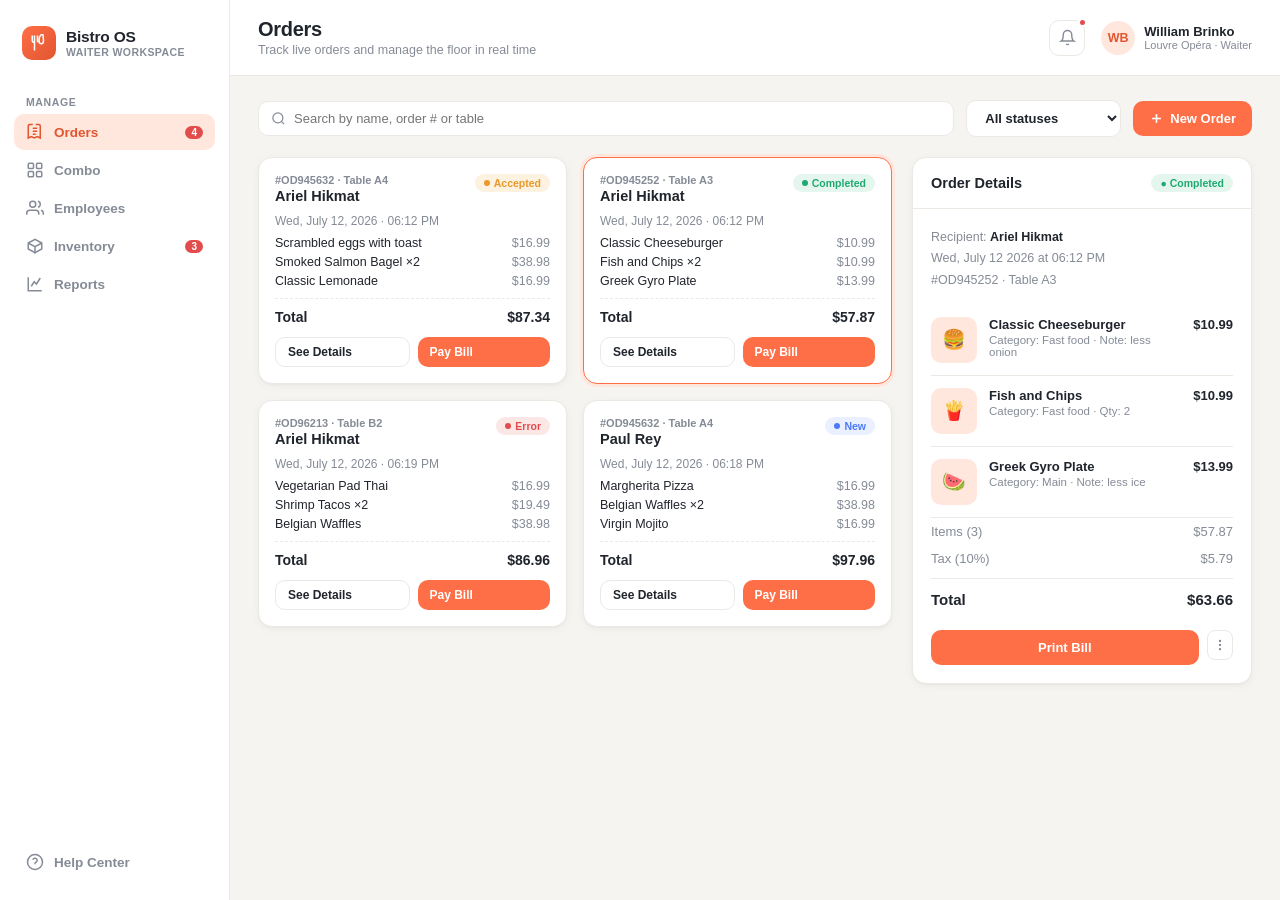
<file: res.html>
<!doctype html>
<html lang="en">
  <head>
    <meta charset="UTF-8" />
    <title>Bistro OS — Restaurant Management Design Template</title>
    <meta name="viewport" content="width=device-width, initial-scale=1.0" />
    <style>
      :root {
        --bg: #f6f4f1;
        --surface: #ffffff;
        --sidebar: #ffffff;
        --primary: #ff6f47;
        --primary-dark: #e1552f;
        --primary-light: #ffe7de;
        --text: #20242c;
        --text-muted: #858b96;
        --border: #ece9e4;
        --success: #1fa971;
        --success-bg: #e5f6ee;
        --warning: #e8992a;
        --warning-bg: #fdf1df;
        --danger: #e24c4c;
        --danger-bg: #fce7e7;
        --info: #4c7bf7;
        --info-bg: #eaf0ff;
        --radius-s: 8px;
        --radius-m: 14px;
        --radius-l: 22px;
        --shadow:
          0 2px 10px rgba(30, 20, 10, 0.04), 0 1px 2px rgba(30, 20, 10, 0.03);
        --font:
          -apple-system, BlinkMacSystemFont, "Segoe UI", Inter, Roboto,
          Helvetica, Arial, sans-serif;
      }
      * {
        box-sizing: border-box;
        margin: 0;
        padding: 0;
      }
      body {
        font-family: var(--font);
        background: var(--bg);
        color: var(--text);
        font-size: 14px;
        -webkit-font-smoothing: antialiased;
      }
      .app {
        display: flex;
        min-height: 100vh;
      }

      /* ===================== SIDEBAR ===================== */
      .sidebar {
        width: 230px;
        background: var(--sidebar);
        border-right: 1px solid var(--border);
        display: flex;
        flex-direction: column;
        padding: 20px 14px;
        position: sticky;
        top: 0;
        height: 100vh;
      }
      .brand {
        display: flex;
        align-items: center;
        gap: 10px;
        padding: 6px 8px 22px 8px;
      }
      .brand-mark {
        width: 34px;
        height: 34px;
        border-radius: 10px;
        background: linear-gradient(
          135deg,
          var(--primary),
          var(--primary-dark)
        );
        display: flex;
        align-items: center;
        justify-content: center;
        color: #fff;
        flex-shrink: 0;
      }
      .brand-name {
        font-weight: 800;
        font-size: 15.5px;
        letter-spacing: -0.2px;
      }
      .brand-sub {
        font-size: 10.5px;
        color: var(--text-muted);
        font-weight: 600;
        letter-spacing: 0.4px;
        text-transform: uppercase;
      }

      .nav-section-label {
        font-size: 10.5px;
        font-weight: 700;
        color: var(--text-muted);
        text-transform: uppercase;
        letter-spacing: 0.6px;
        padding: 14px 12px 6px;
      }
      .nav {
        display: flex;
        flex-direction: column;
        gap: 2px;
      }
      .nav-item {
        display: flex;
        align-items: center;
        gap: 10px;
        padding: 9px 12px;
        border-radius: 10px;
        color: var(--text-muted);
        font-weight: 600;
        font-size: 13.5px;
        cursor: pointer;
        transition: 0.15s;
        user-select: none;
      }
      .nav-item svg {
        width: 18px;
        height: 18px;
        flex-shrink: 0;
      }
      .nav-item:hover {
        background: #f7f3f0;
        color: var(--text);
      }
      .nav-item.active {
        background: var(--primary-light);
        color: var(--primary-dark);
      }
      .nav-badge {
        margin-left: auto;
        background: var(--danger);
        color: #fff;
        font-size: 10px;
        font-weight: 700;
        padding: 1px 6px;
        border-radius: 20px;
      }
      .sidebar-bottom {
        margin-top: auto;
        display: flex;
        flex-direction: column;
        gap: 2px;
      }

      /* ===================== MAIN / TOPBAR ===================== */
      .main {
        flex: 1;
        min-width: 0;
        display: flex;
        flex-direction: column;
      }
      .topbar {
        display: flex;
        align-items: center;
        justify-content: space-between;
        padding: 18px 28px;
        border-bottom: 1px solid var(--border);
        background: var(--surface);
        position: sticky;
        top: 0;
        z-index: 5;
      }
      .page-title {
        font-size: 20px;
        font-weight: 800;
        letter-spacing: -0.3px;
      }
      .page-subtitle {
        font-size: 12.5px;
        color: var(--text-muted);
        font-weight: 500;
        margin-top: 2px;
      }
      .topbar-right {
        display: flex;
        align-items: center;
        gap: 16px;
      }
      .icon-btn {
        width: 36px;
        height: 36px;
        border-radius: 10px;
        border: 1px solid var(--border);
        background: #fff;
        display: flex;
        align-items: center;
        justify-content: center;
        cursor: pointer;
        position: relative;
        color: var(--text-muted);
      }
      .icon-btn svg {
        width: 17px;
        height: 17px;
      }
      .dot-badge {
        position: absolute;
        top: -3px;
        right: -3px;
        width: 9px;
        height: 9px;
        border-radius: 50%;
        background: var(--danger);
        border: 2px solid #fff;
      }
      .profile {
        display: flex;
        align-items: center;
        gap: 9px;
        cursor: pointer;
      }
      .avatar {
        width: 34px;
        height: 34px;
        border-radius: 50%;
        background: var(--primary-light);
        color: var(--primary-dark);
        font-weight: 700;
        font-size: 12.5px;
        display: flex;
        align-items: center;
        justify-content: center;
      }
      .profile-name {
        font-weight: 700;
        font-size: 13px;
      }
      .profile-role {
        font-size: 11px;
        color: var(--text-muted);
      }

      .page-content {
        padding: 24px 28px;
        flex: 1;
      }
      .page {
        display: none;
      }
      .page.active {
        display: block;
      }

      /* ===================== SHARED COMPONENTS ===================== */
      .toolbar {
        display: flex;
        align-items: center;
        gap: 12px;
        margin-bottom: 20px;
        flex-wrap: wrap;
      }
      .search-box {
        flex: 1;
        min-width: 220px;
        display: flex;
        align-items: center;
        gap: 8px;
        background: #fff;
        border: 1px solid var(--border);
        border-radius: 10px;
        padding: 9px 12px;
        color: var(--text-muted);
      }
      .search-box svg {
        width: 15px;
        height: 15px;
        flex-shrink: 0;
      }
      .search-box input {
        border: none;
        outline: none;
        font-size: 13px;
        width: 100%;
        font-family: var(--font);
        color: var(--text);
      }
      .select {
        border: 1px solid var(--border);
        background: #fff;
        border-radius: 10px;
        padding: 9px 14px;
        font-size: 13px;
        font-weight: 600;
        color: var(--text);
        cursor: pointer;
      }
      .btn {
        border: none;
        border-radius: 10px;
        padding: 10px 16px;
        font-weight: 700;
        font-size: 13px;
        cursor: pointer;
        display: inline-flex;
        align-items: center;
        gap: 6px;
        font-family: var(--font);
        transition: 0.15s;
      }
      .btn svg {
        width: 15px;
        height: 15px;
      }
      .btn-primary {
        background: var(--primary);
        color: #fff;
      }
      .btn-primary:hover {
        background: var(--primary-dark);
      }
      .btn-ghost {
        background: #fff;
        border: 1px solid var(--border);
        color: var(--text);
      }
      .btn-ghost:hover {
        background: #faf8f6;
      }
      .btn-sm {
        padding: 7px 12px;
        font-size: 12px;
      }
      .btn-block {
        width: 100%;
        justify-content: center;
      }

      .badge {
        font-size: 10.5px;
        font-weight: 700;
        padding: 3px 9px;
        border-radius: 20px;
        display: inline-flex;
        align-items: center;
        gap: 4px;
        white-space: nowrap;
      }
      .badge-dot {
        width: 6px;
        height: 6px;
        border-radius: 50%;
      }
      .badge-new {
        background: var(--info-bg);
        color: var(--info);
      }
      .badge-accepted {
        background: var(--warning-bg);
        color: var(--warning);
      }
      .badge-preparing {
        background: #f1e9fe;
        color: #8b5cf6;
      }
      .badge-completed {
        background: var(--success-bg);
        color: var(--success);
      }
      .badge-error {
        background: var(--danger-bg);
        color: var(--danger);
      }
      .badge-lowstock {
        background: var(--warning-bg);
        color: var(--warning);
      }
      .badge-outstock {
        background: var(--danger-bg);
        color: var(--danger);
      }
      .badge-instock {
        background: var(--success-bg);
        color: var(--success);
      }
      .badge-onduty {
        background: var(--success-bg);
        color: var(--success);
      }
      .badge-offduty {
        background: #f1f1f1;
        color: var(--text-muted);
      }
      .badge-break {
        background: var(--warning-bg);
        color: var(--warning);
      }

      .grid {
        display: grid;
        gap: 16px;
      }
      .grid-3 {
        grid-template-columns: repeat(auto-fit, minmax(230px, 1fr));
      }
      .grid-4 {
        grid-template-columns: repeat(auto-fit, minmax(200px, 1fr));
      }

      .kpi-card {
        background: var(--surface);
        border: 1px solid var(--border);
        border-radius: var(--radius-m);
        padding: 18px;
        box-shadow: var(--shadow);
      }
      .kpi-label {
        font-size: 12px;
        color: var(--text-muted);
        font-weight: 600;
        display: flex;
        justify-content: space-between;
        align-items: center;
      }
      .kpi-value {
        font-size: 25px;
        font-weight: 800;
        margin-top: 8px;
        letter-spacing: -0.5px;
      }
      .kpi-change {
        font-size: 11.5px;
        font-weight: 700;
        margin-top: 6px;
        display: flex;
        align-items: center;
        gap: 4px;
      }
      .kpi-up {
        color: var(--success);
      }
      .kpi-down {
        color: var(--danger);
      }

      .layout-split {
        display: grid;
        grid-template-columns: 1fr 340px;
        gap: 20px;
        align-items: start;
      }
      @media (max-width: 980px) {
        .layout-split {
          grid-template-columns: 1fr;
        }
      }

      .panel {
        background: var(--surface);
        border: 1px solid var(--border);
        border-radius: var(--radius-m);
        box-shadow: var(--shadow);
        overflow: hidden;
      }
      .panel-header {
        padding: 16px 18px;
        border-bottom: 1px solid var(--border);
        display: flex;
        align-items: center;
        justify-content: space-between;
      }
      .panel-title {
        font-weight: 800;
        font-size: 14.5px;
      }
      .panel-body {
        padding: 18px;
      }

      table {
        width: 100%;
        border-collapse: collapse;
        font-size: 13px;
      }
      th {
        text-align: left;
        font-size: 11px;
        text-transform: uppercase;
        letter-spacing: 0.4px;
        color: var(--text-muted);
        font-weight: 700;
        padding: 12px 14px;
        border-bottom: 1px solid var(--border);
      }
      td {
        padding: 13px 14px;
        border-bottom: 1px solid var(--border);
        vertical-align: middle;
      }
      tr:last-child td {
        border-bottom: none;
      }
      tr:hover td {
        background: #fcfbfa;
      }

      .row-flex {
        display: flex;
        align-items: center;
        gap: 10px;
      }
      .avatar-sm {
        width: 30px;
        height: 30px;
        border-radius: 50%;
        background: var(--primary-light);
        color: var(--primary-dark);
        font-weight: 700;
        font-size: 11px;
        display: flex;
        align-items: center;
        justify-content: center;
      }
      .name-strong {
        font-weight: 700;
        font-size: 13px;
      }
      .name-sub {
        font-size: 11.5px;
        color: var(--text-muted);
      }

      .notif-banner {
        display: flex;
        align-items: center;
        gap: 12px;
        background: var(--warning-bg);
        border: 1px solid #f3d9ac;
        color: #8a5a0e;
        border-radius: var(--radius-m);
        padding: 13px 16px;
        margin-bottom: 18px;
        font-size: 13px;
        font-weight: 600;
      }
      .notif-banner svg {
        width: 18px;
        height: 18px;
        flex-shrink: 0;
        color: var(--warning);
      }
      .notif-banner .btn {
        margin-left: auto;
      }

      .empty-state {
        text-align: center;
        padding: 40px 20px;
        color: var(--text-muted);
      }

      /* order cards */
      .order-card {
        background: var(--surface);
        border: 1px solid var(--border);
        border-radius: var(--radius-m);
        padding: 16px;
        box-shadow: var(--shadow);
        cursor: pointer;
        transition: 0.15s;
      }
      .order-card:hover {
        border-color: #e7b7a4;
      }
      .order-card.selected {
        border-color: var(--primary);
        box-shadow: 0 0 0 3px var(--primary-light);
      }
      .order-card-top {
        display: flex;
        justify-content: space-between;
        align-items: flex-start;
      }
      .order-id {
        font-size: 11px;
        color: var(--text-muted);
        font-weight: 600;
      }
      .order-customer {
        font-weight: 800;
        font-size: 14.5px;
        margin-top: 2px;
      }
      .order-time {
        font-size: 12px;
        color: var(--text-muted);
        margin: 10px 0 8px;
      }
      .order-items {
        font-size: 12.5px;
        color: var(--text-muted);
        display: flex;
        flex-direction: column;
        gap: 5px;
        padding-bottom: 10px;
        border-bottom: 1px dashed var(--border);
        margin-bottom: 10px;
      }
      .order-items div {
        display: flex;
        justify-content: space-between;
      }
      .order-items span:first-child {
        color: var(--text);
        font-weight: 500;
      }
      .order-total-row {
        display: flex;
        justify-content: space-between;
        font-weight: 800;
        font-size: 14px;
        margin-bottom: 12px;
      }
      .order-actions {
        display: flex;
        gap: 8px;
      }
      .order-actions .btn {
        flex: 1;
      }

      /* details panel */
      .detail-item {
        display: flex;
        gap: 12px;
        padding: 12px 0;
        border-bottom: 1px solid var(--border);
      }
      .detail-item:last-child {
        border-bottom: none;
      }
      .detail-thumb {
        width: 46px;
        height: 46px;
        border-radius: 10px;
        background: var(--primary-light);
        flex-shrink: 0;
        display: flex;
        align-items: center;
        justify-content: center;
        font-size: 19px;
      }
      .detail-item-info {
        flex: 1;
      }
      .detail-item-name {
        font-weight: 700;
        font-size: 13px;
      }
      .detail-item-note {
        font-size: 11.5px;
        color: var(--text-muted);
        margin-top: 2px;
      }
      .detail-item-price {
        font-weight: 700;
        font-size: 13px;
        white-space: nowrap;
      }
      .summary-row {
        display: flex;
        justify-content: space-between;
        font-size: 13px;
        padding: 6px 0;
        color: var(--text-muted);
      }
      .summary-row.total {
        color: var(--text);
        font-weight: 800;
        font-size: 15px;
        border-top: 1px solid var(--border);
        margin-top: 6px;
        padding-top: 12px;
      }

      /* combo cards */
      .combo-card {
        background: var(--surface);
        border: 1px solid var(--border);
        border-radius: var(--radius-m);
        overflow: hidden;
        box-shadow: var(--shadow);
      }
      .combo-image {
        height: 110px;
        background: linear-gradient(135deg, #ffe4d6, #ffcdb8);
        display: flex;
        align-items: center;
        justify-content: center;
        font-size: 38px;
      }
      .combo-body {
        padding: 15px;
      }
      .combo-title-row {
        display: flex;
        justify-content: space-between;
        align-items: flex-start;
        gap: 8px;
      }
      .combo-name {
        font-weight: 800;
        font-size: 14.5px;
      }
      .combo-items-list {
        font-size: 12px;
        color: var(--text-muted);
        margin: 8px 0 12px;
        line-height: 1.6;
      }
      .combo-price-row {
        display: flex;
        align-items: baseline;
        gap: 8px;
      }
      .price-now {
        font-weight: 800;
        font-size: 17px;
      }
      .price-was {
        font-size: 12.5px;
        color: var(--text-muted);
        text-decoration: line-through;
      }
      .save-badge {
        background: var(--success-bg);
        color: var(--success);
        font-size: 10.5px;
        font-weight: 700;
        padding: 2px 7px;
        border-radius: 20px;
        margin-left: auto;
      }
      .combo-footer {
        display: flex;
        align-items: center;
        justify-content: space-between;
        margin-top: 14px;
        padding-top: 12px;
        border-top: 1px solid var(--border);
      }

      .toggle {
        width: 38px;
        height: 22px;
        border-radius: 20px;
        background: var(--border);
        position: relative;
        cursor: pointer;
        flex-shrink: 0;
      }
      .toggle.on {
        background: var(--success);
      }
      .toggle-knob {
        width: 16px;
        height: 16px;
        background: #fff;
        border-radius: 50%;
        position: absolute;
        top: 3px;
        left: 3px;
        transition: 0.15s;
        box-shadow: 0 1px 2px rgba(0, 0, 0, 0.2);
      }
      .toggle.on .toggle-knob {
        left: 19px;
      }

      .icon-action {
        width: 30px;
        height: 30px;
        border-radius: 8px;
        border: 1px solid var(--border);
        background: #fff;
        display: flex;
        align-items: center;
        justify-content: center;
        cursor: pointer;
        color: var(--text-muted);
      }
      .icon-action svg {
        width: 14px;
        height: 14px;
      }
      .icon-action-row {
        display: flex;
        gap: 6px;
      }

      /* schedule mini calendar (employees) */
      .week-row {
        display: flex;
        gap: 5px;
        margin-top: 8px;
      }
      .day-pill {
        flex: 1;
        text-align: center;
        font-size: 10.5px;
        font-weight: 700;
        padding: 6px 0;
        border-radius: 8px;
        background: #f3f1ee;
        color: var(--text-muted);
      }
      .day-pill.active {
        background: var(--primary);
        color: #fff;
      }

      /* reports charts */
      .chart-tabs {
        display: flex;
        gap: 6px;
        background: #f3f1ee;
        padding: 3px;
        border-radius: 9px;
      }
      .chart-tab {
        padding: 6px 12px;
        font-size: 12px;
        font-weight: 700;
        border-radius: 7px;
        cursor: pointer;
        color: var(--text-muted);
      }
      .chart-tab.active {
        background: #fff;
        color: var(--text);
        box-shadow: 0 1px 3px rgba(0, 0, 0, 0.08);
      }

      .legend {
        display: flex;
        gap: 16px;
        font-size: 12px;
        color: var(--text-muted);
        font-weight: 600;
      }
      .legend span {
        display: flex;
        align-items: center;
        gap: 6px;
      }
      .legend i {
        width: 9px;
        height: 9px;
        border-radius: 3px;
        display: inline-block;
      }

      .form-row {
        margin-bottom: 14px;
      }
      .form-label {
        font-size: 12px;
        font-weight: 700;
        color: var(--text-muted);
        margin-bottom: 6px;
        display: block;
      }
      .form-input,
      .form-select {
        width: 100%;
        padding: 9px 12px;
        border: 1px solid var(--border);
        border-radius: 9px;
        font-size: 13px;
        font-family: var(--font);
        color: var(--text);
      }
      .two-col {
        display: grid;
        grid-template-columns: 1fr 1fr;
        gap: 12px;
      }

      .report-row {
        display: flex;
        align-items: center;
        gap: 12px;
        padding: 12px 0;
        border-bottom: 1px solid var(--border);
      }
      .report-row:last-child {
        border-bottom: none;
      }
      .file-ico {
        width: 34px;
        height: 34px;
        border-radius: 9px;
        background: var(--info-bg);
        color: var(--info);
        display: flex;
        align-items: center;
        justify-content: center;
      }
      .file-ico svg {
        width: 16px;
        height: 16px;
      }

      .scroll-x {
        overflow-x: auto;
      }

      ::-webkit-scrollbar {
        width: 8px;
        height: 8px;
      }
      ::-webkit-scrollbar-thumb {
        background: #e4e0da;
        border-radius: 10px;
      }
    </style>
  </head>
  <body>
    <div class="app">
      <!-- ===================== SIDEBAR ===================== -->
      <!--First side bar-->
      <aside class="sidebar">
        <div class="brand">
          <div class="brand-mark">
            <svg
              width="18"
              height="18"
              viewBox="0 0 24 24"
              fill="none"
              stroke="currentColor"
              stroke-width="2"
            >
              <path
                d="M3 2v7c0 1.1.9 2 2 2h1v11M6 2v9M10 2v9M14 2c-2 2-2 5-2 7s1 4 3 4 3-2 3-4-1-9-1-9-1 0-3 2z"
              />
            </svg>
          </div>
          <div>
            <div class="brand-name">Bistro OS</div>
            <div class="brand-sub">Waiter Workspace</div>
          </div>
        </div>

        <div class="nav-section-label">Manage</div>
        <div class="nav">
          <div class="nav-item active" data-page="orders">
            <svg
              viewBox="0 0 24 24"
              fill="none"
              stroke="currentColor"
              stroke-width="2"
            >
              <path
                d="M9 2H5a2 2 0 00-2 2v16l4-2 4 2 4-2 4 2V4a2 2 0 00-2-2h-4"
              />
              <path d="M9 7h6M9 11h6M9 15h4" />
            </svg>
            Orders
            <span class="nav-badge">4</span>
          </div>
          <div class="nav-item" data-page="combos">
            <svg
              viewBox="0 0 24 24"
              fill="none"
              stroke="currentColor"
              stroke-width="2"
            >
              <rect x="3" y="3" width="7" height="7" rx="1.5" />
              <rect x="14" y="3" width="7" height="7" rx="1.5" />
              <rect x="3" y="14" width="7" height="7" rx="1.5" />
              <rect x="14" y="14" width="7" height="7" rx="1.5" />
            </svg>
            Combo
          </div>
          <div class="nav-item" data-page="employees">
            <svg
              viewBox="0 0 24 24"
              fill="none"
              stroke="currentColor"
              stroke-width="2"
            >
              <path d="M17 21v-2a4 4 0 00-4-4H5a4 4 0 00-4 4v2" />
              <circle cx="9" cy="7" r="4" />
              <path d="M23 21v-2a4 4 0 00-3-3.87" />
              <path d="M16 3.13a4 4 0 010 7.75" />
            </svg>
            Employees
          </div>
          <div class="nav-item" data-page="inventory">
            <svg
              viewBox="0 0 24 24"
              fill="none"
              stroke="currentColor"
              stroke-width="2"
            >
              <path d="M21 8l-9-5-9 5v8l9 5 9-5V8z" />
              <path d="M3.3 8.3L12 13l8.7-4.7M12 22V13" />
            </svg>
            Inventory
            <span class="nav-badge">3</span>
          </div>
          <div class="nav-item" data-page="reports">
            <svg
              viewBox="0 0 24 24"
              fill="none"
              stroke="currentColor"
              stroke-width="2"
            >
              <path d="M3 3v18h18" />
              <path d="M7 15l4-6 3 3 5-8" />
            </svg>
            Reports
          </div>
        </div>

        <div class="sidebar-bottom">
          <div class="nav-item">
            <svg
              viewBox="0 0 24 24"
              fill="none"
              stroke="currentColor"
              stroke-width="2"
            >
              <circle cx="12" cy="12" r="10" />
              <path d="M9.09 9a3 3 0 015.83 1c0 2-3 2-3 5" />
              <line x1="12" y1="17" x2="12.01" y2="17" />
            </svg>
            Help Center
          </div>
        </div>
      </aside>

      <!-- ===================== MAIN ===================== -->
      <div class="main">
        <div class="topbar">
          <div>
            <div class="page-title" id="pageTitle">Orders</div>
            <div class="page-subtitle" id="pageSubtitle">
              Track live orders and manage the floor in real time
            </div>
          </div>
          <div class="topbar-right">
            <div class="icon-btn">
              <svg
                viewBox="0 0 24 24"
                fill="none"
                stroke="currentColor"
                stroke-width="2"
              >
                <path d="M18 8a6 6 0 00-12 0c0 7-3 9-3 9h18s-3-2-3-9" />
                <path d="M13.73 21a2 2 0 01-3.46 0" />
              </svg>
              <span class="dot-badge"></span>
            </div>
            <div class="profile">
              <div class="avatar">WB</div>
              <div>
                <div class="profile-name">William Brinko</div>
                <div class="profile-role">
                  Louvre Op&eacute;ra &middot; Waiter
                </div>
              </div>
            </div>
          </div>
        </div>

        <div class="page-content">
          <!-- ============================================================ -->
          <!-- PAGE: ORDERS -->
          <!-- ============================================================ -->
          <div class="page active" id="page-orders">
            <div class="toolbar">
              <div class="search-box">
                <svg
                  viewBox="0 0 24 24"
                  fill="none"
                  stroke="currentColor"
                  stroke-width="2"
                >
                  <circle cx="11" cy="11" r="8" />
                  <line x1="21" y1="21" x2="16.65" y2="16.65" />
                </svg>
                <input placeholder="Search by name, order # or table" />
              </div>
              <select class="select">
                <option>All statuses</option>
                <option>New</option>
                <option>Accepted</option>
                <option>Preparing</option>
                <option>Completed</option>
                <option>Error / Cancelled</option>
              </select>
              <button class="btn btn-primary">
                <svg
                  viewBox="0 0 24 24"
                  fill="none"
                  stroke="currentColor"
                  stroke-width="2.5"
                >
                  <line x1="12" y1="5" x2="12" y2="19" />
                  <line x1="5" y1="12" x2="19" y2="12" />
                </svg>
                New Order
              </button>
            </div>

            <div class="layout-split">
              <div class="grid grid-3">
                <div class="order-card" data-order="1">
                  <div class="order-card-top">
                    <div>
                      <div class="order-id">#OD945632 &middot; Table A4</div>
                      <div class="order-customer">Ariel Hikmat</div>
                    </div>
                    <span class="badge badge-accepted"
                      ><span
                        class="badge-dot"
                        style="background: var(--warning)"
                      ></span
                      >Accepted</span
                    >
                  </div>
                  <div class="order-time">
                    Wed, July 12, 2026 &middot; 06:12 PM
                  </div>
                  <div class="order-items">
                    <div>
                      <span>Scrambled eggs with toast</span><span>$16.99</span>
                    </div>
                    <div>
                      <span>Smoked Salmon Bagel &times;2</span
                      ><span>$38.98</span>
                    </div>
                    <div><span>Classic Lemonade</span><span>$16.99</span></div>
                  </div>
                  <div class="order-total-row">
                    <span>Total</span><span>$87.34</span>
                  </div>
                  <div class="order-actions">
                    <button class="btn btn-ghost btn-sm">See Details</button>
                    <button class="btn btn-primary btn-sm">Pay Bill</button>
                  </div>
                </div>

                <div class="order-card selected" data-order="2">
                  <div class="order-card-top">
                    <div>
                      <div class="order-id">#OD945252 &middot; Table A3</div>
                      <div class="order-customer">Ariel Hikmat</div>
                    </div>
                    <span class="badge badge-completed"
                      ><span
                        class="badge-dot"
                        style="background: var(--success)"
                      ></span
                      >Completed</span
                    >
                  </div>
                  <div class="order-time">
                    Wed, July 12, 2026 &middot; 06:12 PM
                  </div>
                  <div class="order-items">
                    <div>
                      <span>Classic Cheeseburger</span><span>$10.99</span>
                    </div>
                    <div>
                      <span>Fish and Chips &times;2</span><span>$10.99</span>
                    </div>
                    <div><span>Greek Gyro Plate</span><span>$13.99</span></div>
                  </div>
                  <div class="order-total-row">
                    <span>Total</span><span>$57.87</span>
                  </div>
                  <div class="order-actions">
                    <button class="btn btn-ghost btn-sm">See Details</button>
                    <button class="btn btn-primary btn-sm">Pay Bill</button>
                  </div>
                </div>

                <div class="order-card" data-order="3">
                  <div class="order-card-top">
                    <div>
                      <div class="order-id">#OD96213 &middot; Table B2</div>
                      <div class="order-customer">Ariel Hikmat</div>
                    </div>
                    <span class="badge badge-error"
                      ><span
                        class="badge-dot"
                        style="background: var(--danger)"
                      ></span
                      >Error</span
                    >
                  </div>
                  <div class="order-time">
                    Wed, July 12, 2026 &middot; 06:19 PM
                  </div>
                  <div class="order-items">
                    <div>
                      <span>Vegetarian Pad Thai</span><span>$16.99</span>
                    </div>
                    <div>
                      <span>Shrimp Tacos &times;2</span><span>$19.49</span>
                    </div>
                    <div><span>Belgian Waffles</span><span>$38.98</span></div>
                  </div>
                  <div class="order-total-row">
                    <span>Total</span><span>$86.96</span>
                  </div>
                  <div class="order-actions">
                    <button class="btn btn-ghost btn-sm">See Details</button>
                    <button class="btn btn-primary btn-sm">Pay Bill</button>
                  </div>
                </div>

                <div class="order-card" data-order="4">
                  <div class="order-card-top">
                    <div>
                      <div class="order-id">#OD945632 &middot; Table A4</div>
                      <div class="order-customer">Paul Rey</div>
                    </div>
                    <span class="badge badge-new"
                      ><span
                        class="badge-dot"
                        style="background: var(--info)"
                      ></span
                      >New</span
                    >
                  </div>
                  <div class="order-time">
                    Wed, July 12, 2026 &middot; 06:18 PM
                  </div>
                  <div class="order-items">
                    <div><span>Margherita Pizza</span><span>$16.99</span></div>
                    <div>
                      <span>Belgian Waffles &times;2</span><span>$38.98</span>
                    </div>
                    <div><span>Virgin Mojito</span><span>$16.99</span></div>
                  </div>
                  <div class="order-total-row">
                    <span>Total</span><span>$97.96</span>
                  </div>
                  <div class="order-actions">
                    <button class="btn btn-ghost btn-sm">See Details</button>
                    <button class="btn btn-primary btn-sm">Pay Bill</button>
                  </div>
                </div>
              </div>

              <!-- ORDER DETAILS SIDE PANEL -->
              <div class="panel">
                <div class="panel-header">
                  <div class="panel-title">Order Details</div>
                  <span class="badge badge-completed">&#9679; Completed</span>
                </div>
                <div class="panel-body">
                  <div
                    style="
                      font-size: 12.5px;
                      color: var(--text-muted);
                      line-height: 1.7;
                      margin-bottom: 14px;
                    "
                  >
                    Recipient:
                    <strong style="color: var(--text)">Ariel Hikmat</strong
                    ><br />
                    Wed, July 12 2026 at 06:12 PM<br />
                    #OD945252 &middot; Table A3
                  </div>
                  <div class="detail-item">
                    <div class="detail-thumb">&#127828;</div>
                    <div class="detail-item-info">
                      <div class="detail-item-name">Classic Cheeseburger</div>
                      <div class="detail-item-note">
                        Category: Fast food &middot; Note: less onion
                      </div>
                    </div>
                    <div class="detail-item-price">$10.99</div>
                  </div>
                  <div class="detail-item">
                    <div class="detail-thumb">&#127839;</div>
                    <div class="detail-item-info">
                      <div class="detail-item-name">Fish and Chips</div>
                      <div class="detail-item-note">
                        Category: Fast food &middot; Qty: 2
                      </div>
                    </div>
                    <div class="detail-item-price">$10.99</div>
                  </div>
                  <div class="detail-item">
                    <div class="detail-thumb">&#127817;</div>
                    <div class="detail-item-info">
                      <div class="detail-item-name">Greek Gyro Plate</div>
                      <div class="detail-item-note">
                        Category: Main &middot; Note: less ice
                      </div>
                    </div>
                    <div class="detail-item-price">$13.99</div>
                  </div>

                  <div class="summary-row">
                    <span>Items (3)</span><span>$57.87</span>
                  </div>
                  <div class="summary-row">
                    <span>Tax (10%)</span><span>$5.79</span>
                  </div>
                  <div class="summary-row total">
                    <span>Total</span><span>$63.66</span>
                  </div>

                  <div style="display: flex; gap: 8px; margin-top: 16px">
                    <button class="btn btn-primary btn-block">
                      Print Bill
                    </button>
                    <button class="icon-action">
                      <svg
                        viewBox="0 0 24 24"
                        fill="none"
                        stroke="currentColor"
                        stroke-width="2"
                      >
                        <circle cx="12" cy="5" r="1" />
                        <circle cx="12" cy="12" r="1" />
                        <circle cx="12" cy="19" r="1" />
                      </svg>
                    </button>
                  </div>
                </div>
              </div>
            </div>
          </div>

          <!-- ============================================================ -->
          <!-- PAGE: COMBOS -->
          <!-- ============================================================ -->
          <div class="page" id="page-combos">
            <div class="toolbar">
              <div class="search-box">
                <svg
                  viewBox="0 0 24 24"
                  fill="none"
                  stroke="currentColor"
                  stroke-width="2"
                >
                  <circle cx="11" cy="11" r="8" />
                  <line x1="21" y1="21" x2="16.65" y2="16.65" />
                </svg>
                <input placeholder="Search combos" />
              </div>
              <select class="select">
                <option>All categories</option>
                <option>Breakfast</option>
                <option>Lunch</option>
                <option>Family</option>
                <option>Beverage</option>
              </select>
              <button class="btn btn-primary">
                <svg
                  viewBox="0 0 24 24"
                  fill="none"
                  stroke="currentColor"
                  stroke-width="2.5"
                >
                  <line x1="12" y1="5" x2="12" y2="19" />
                  <line x1="5" y1="12" x2="19" y2="12" />
                </svg>
                New Combo
              </button>
            </div>

            <div class="layout-split">
              <div class="grid grid-3">
                <div class="combo-card">
                  <div class="combo-image">&#127828;</div>
                  <div class="combo-body">
                    <div class="combo-title-row">
                      <div><div class="combo-name">Burger Bash Duo</div></div>
                      <div class="toggle on">
                        <div class="toggle-knob"></div>
                      </div>
                    </div>
                    <div class="combo-items-list">
                      Classic Cheeseburger, Fries, Soft Drink
                    </div>
                    <div class="combo-price-row">
                      <span class="price-now">$14.99</span>
                      <span class="price-was">$19.97</span>
                      <span class="save-badge">Save 25%</span>
                    </div>
                    <div class="combo-footer">
                      <span class="badge badge-instock"
                        >Active &middot; Lunch</span
                      >
                      <div class="icon-action-row">
                        <div class="icon-action">
                          <svg
                            viewBox="0 0 24 24"
                            fill="none"
                            stroke="currentColor"
                            stroke-width="2"
                          >
                            <path d="M12 20h9" />
                            <path
                              d="M16.5 3.5a2.1 2.1 0 013 3L7 19l-4 1 1-4L16.5 3.5z"
                            />
                          </svg>
                        </div>
                        <div class="icon-action">
                          <svg
                            viewBox="0 0 24 24"
                            fill="none"
                            stroke="currentColor"
                            stroke-width="2"
                          >
                            <polyline points="3 6 5 6 21 6" />
                            <path
                              d="M19 6l-1 14a2 2 0 01-2 2H8a2 2 0 01-2-2L5 6"
                            />
                          </svg>
                        </div>
                      </div>
                    </div>
                  </div>
                </div>

                <div class="combo-card">
                  <div
                    class="combo-image"
                    style="
                      background: linear-gradient(135deg, #fce9c9, #f7d08a);
                    "
                  >
                    &#127859;
                  </div>
                  <div class="combo-body">
                    <div class="combo-title-row">
                      <div>
                        <div class="combo-name">Weekend Breakfast Set</div>
                      </div>
                      <div class="toggle on">
                        <div class="toggle-knob"></div>
                      </div>
                    </div>
                    <div class="combo-items-list">
                      Scrambled Eggs, Toast, Fresh Orange Juice
                    </div>
                    <div class="combo-price-row">
                      <span class="price-now">$12.49</span>
                      <span class="price-was">$15.98</span>
                      <span class="save-badge">Save 22%</span>
                    </div>
                    <div class="combo-footer">
                      <span class="badge badge-instock"
                        >Active &middot; Breakfast</span
                      >
                      <div class="icon-action-row">
                        <div class="icon-action">
                          <svg
                            viewBox="0 0 24 24"
                            fill="none"
                            stroke="currentColor"
                            stroke-width="2"
                          >
                            <path d="M12 20h9" />
                            <path
                              d="M16.5 3.5a2.1 2.1 0 013 3L7 19l-4 1 1-4L16.5 3.5z"
                            />
                          </svg>
                        </div>
                        <div class="icon-action">
                          <svg
                            viewBox="0 0 24 24"
                            fill="none"
                            stroke="currentColor"
                            stroke-width="2"
                          >
                            <polyline points="3 6 5 6 21 6" />
                            <path
                              d="M19 6l-1 14a2 2 0 01-2 2H8a2 2 0 01-2-2L5 6"
                            />
                          </svg>
                        </div>
                      </div>
                    </div>
                  </div>
                </div>

                <div class="combo-card">
                  <div
                    class="combo-image"
                    style="
                      background: linear-gradient(135deg, #e2e9ff, #c6d4ff);
                    "
                  >
                    &#127831;
                  </div>
                  <div class="combo-body">
                    <div class="combo-title-row">
                      <div>
                        <div class="combo-name">Family Pizza Night</div>
                      </div>
                      <div class="toggle"><div class="toggle-knob"></div></div>
                    </div>
                    <div class="combo-items-list">
                      2 Large Pizzas, Garlic Bread, 4 Drinks
                    </div>
                    <div class="combo-price-row">
                      <span class="price-now">$38.00</span>
                      <span class="price-was">$49.50</span>
                      <span class="save-badge">Save 23%</span>
                    </div>
                    <div class="combo-footer">
                      <span
                        class="badge"
                        style="background: #f1f1f1; color: var(--text-muted)"
                        >Paused &middot; Family</span
                      >
                      <div class="icon-action-row">
                        <div class="icon-action">
                          <svg
                            viewBox="0 0 24 24"
                            fill="none"
                            stroke="currentColor"
                            stroke-width="2"
                          >
                            <path d="M12 20h9" />
                            <path
                              d="M16.5 3.5a2.1 2.1 0 013 3L7 19l-4 1 1-4L16.5 3.5z"
                            />
                          </svg>
                        </div>
                        <div class="icon-action">
                          <svg
                            viewBox="0 0 24 24"
                            fill="none"
                            stroke="currentColor"
                            stroke-width="2"
                          >
                            <polyline points="3 6 5 6 21 6" />
                            <path
                              d="M19 6l-1 14a2 2 0 01-2 2H8a2 2 0 01-2-2L5 6"
                            />
                          </svg>
                        </div>
                      </div>
                    </div>
                  </div>
                </div>
              </div>

              <!-- COMBO BUILDER PANEL -->
              <div class="panel">
                <div class="panel-header">
                  <div class="panel-title">Combo Builder</div>
                </div>
                <div class="panel-body">
                  <div class="form-row">
                    <label class="form-label">Combo name</label>
                    <input
                      class="form-input"
                      placeholder="e.g. Burger Bash Duo"
                    />
                  </div>
                  <div class="form-row">
                    <label class="form-label">Included items</label>
                    <div
                      style="display: flex; flex-direction: column; gap: 8px"
                    >
                      <div
                        class="row-flex"
                        style="
                          justify-content: space-between;
                          border: 1px solid var(--border);
                          border-radius: 9px;
                          padding: 8px 10px;
                        "
                      >
                        <span style="font-weight: 600"
                          >Classic Cheeseburger</span
                        ><span style="color: var(--text-muted)">$10.99</span>
                      </div>
                      <div
                        class="row-flex"
                        style="
                          justify-content: space-between;
                          border: 1px solid var(--border);
                          border-radius: 9px;
                          padding: 8px 10px;
                        "
                      >
                        <span style="font-weight: 600">Fries</span
                        ><span style="color: var(--text-muted)">$4.99</span>
                      </div>
                      <button class="btn btn-ghost btn-sm">+ Add item</button>
                    </div>
                  </div>
                  <div class="two-col form-row">
                    <div>
                      <label class="form-label">Combo price</label
                      ><input class="form-input" placeholder="$14.99" />
                    </div>
                    <div>
                      <label class="form-label">Discount</label
                      ><input class="form-input" placeholder="25%" />
                    </div>
                  </div>
                  <div class="form-row">
                    <label class="form-label">Available on</label>
                    <div class="week-row">
                      <div class="day-pill active">M</div>
                      <div class="day-pill active">T</div>
                      <div class="day-pill active">W</div>
                      <div class="day-pill active">T</div>
                      <div class="day-pill active">F</div>
                      <div class="day-pill">S</div>
                      <div class="day-pill">S</div>
                    </div>
                  </div>
                  <button class="btn btn-primary btn-block">Save Combo</button>
                </div>
              </div>
            </div>
          </div>

          <!-- ============================================================ -->
          <!-- PAGE: EMPLOYEES -->
          <!-- ============================================================ -->
          <div class="page" id="page-employees">
            <div class="grid grid-4" style="margin-bottom: 20px">
              <div class="kpi-card">
                <div class="kpi-label">Total Employees</div>
                <div class="kpi-value">28</div>
                <div class="kpi-change kpi-up">+2 this month</div>
              </div>
              <div class="kpi-card">
                <div class="kpi-label">On Duty Now</div>
                <div class="kpi-value">14</div>
                <div
                  class="kpi-change"
                  style="color: var(--text-muted); font-weight: 600"
                >
                  out of 28 staff
                </div>
              </div>
              <div class="kpi-card">
                <div class="kpi-label">On Leave Today</div>
                <div class="kpi-value">2</div>
                <div
                  class="kpi-change"
                  style="color: var(--text-muted); font-weight: 600"
                >
                  Approved leave
                </div>
              </div>
              <div class="kpi-card">
                <div class="kpi-label">Avg. Rating</div>
                <div class="kpi-value">4.7</div>
                <div class="kpi-change kpi-up">+0.2 vs last month</div>
              </div>
            </div>

            <div class="toolbar">
              <div class="search-box">
                <svg
                  viewBox="0 0 24 24"
                  fill="none"
                  stroke="currentColor"
                  stroke-width="2"
                >
                  <circle cx="11" cy="11" r="8" />
                  <line x1="21" y1="21" x2="16.65" y2="16.65" />
                </svg>
                <input placeholder="Search employees" />
              </div>
              <select class="select">
                <option>All roles</option>
                <option>Waiter</option>
                <option>Chef</option>
                <option>Cashier</option>
                <option>Manager</option>
              </select>
              <button class="btn btn-primary">
                <svg
                  viewBox="0 0 24 24"
                  fill="none"
                  stroke="currentColor"
                  stroke-width="2.5"
                >
                  <line x1="12" y1="5" x2="12" y2="19" />
                  <line x1="5" y1="12" x2="19" y2="12" />
                </svg>
                Add Employee
              </button>
            </div>

            <div class="layout-split">
              <div class="panel">
                <div class="scroll-x">
                  <table>
                    <thead>
                      <tr>
                        <th>Employee</th>
                        <th>Role</th>
                        <th>Shift</th>
                        <th>Status</th>
                        <th>Contact</th>
                        <th></th>
                      </tr>
                    </thead>
                    <tbody>
                      <tr>
                        <td>
                          <div class="row-flex">
                            <div class="avatar-sm">AH</div>
                            <div>
                              <div class="name-strong">Ariel Hikmat</div>
                              <div class="name-sub">Joined Mar 2024</div>
                            </div>
                          </div>
                        </td>
                        <td>Waiter</td>
                        <td>Morning (8am&ndash;4pm)</td>
                        <td>
                          <span class="badge badge-onduty"
                            >&#9679; On Duty</span
                          >
                        </td>
                        <td>ariel.h@bistro.com</td>
                        <td>
                          <div class="icon-action">
                            <svg
                              viewBox="0 0 24 24"
                              fill="none"
                              stroke="currentColor"
                              stroke-width="2"
                            >
                              <circle cx="12" cy="5" r="1" />
                              <circle cx="12" cy="12" r="1" />
                              <circle cx="12" cy="19" r="1" />
                            </svg>
                          </div>
                        </td>
                      </tr>
                      <tr>
                        <td>
                          <div class="row-flex">
                            <div class="avatar-sm">PR</div>
                            <div>
                              <div class="name-strong">Paul Rey</div>
                              <div class="name-sub">Joined Jan 2023</div>
                            </div>
                          </div>
                        </td>
                        <td>Chef</td>
                        <td>Evening (4pm&ndash;12am)</td>
                        <td>
                          <span class="badge badge-break"
                            >&#9679; On Break</span
                          >
                        </td>
                        <td>paul.rey@bistro.com</td>
                        <td>
                          <div class="icon-action">
                            <svg
                              viewBox="0 0 24 24"
                              fill="none"
                              stroke="currentColor"
                              stroke-width="2"
                            >
                              <circle cx="12" cy="5" r="1" />
                              <circle cx="12" cy="12" r="1" />
                              <circle cx="12" cy="19" r="1" />
                            </svg>
                          </div>
                        </td>
                      </tr>
                      <tr>
                        <td>
                          <div class="row-flex">
                            <div class="avatar-sm">MF</div>
                            <div>
                              <div class="name-strong">William Brinko</div>
                              <div class="name-sub">Joined Sep 2022</div>
                            </div>
                          </div>
                        </td>
                        <td>Manager</td>
                        <td>Morning (8am&ndash;4pm)</td>
                        <td>
                          <span class="badge badge-onduty"
                            >&#9679; On Duty</span
                          >
                        </td>
                        <td>william.b@bistro.com</td>
                        <td>
                          <div class="icon-action">
                            <svg
                              viewBox="0 0 24 24"
                              fill="none"
                              stroke="currentColor"
                              stroke-width="2"
                            >
                              <circle cx="12" cy="5" r="1" />
                              <circle cx="12" cy="12" r="1" />
                              <circle cx="12" cy="19" r="1" />
                            </svg>
                          </div>
                        </td>
                      </tr>
                      <tr>
                        <td>
                          <div class="row-flex">
                            <div class="avatar-sm">SK</div>
                            <div>
                              <div class="name-strong">Sara Khan</div>
                              <div class="name-sub">Joined Jun 2024</div>
                            </div>
                          </div>
                        </td>
                        <td>Cashier</td>
                        <td>Night (12am&ndash;8am)</td>
                        <td>
                          <span class="badge badge-offduty"
                            >&#9679; Off Duty</span
                          >
                        </td>
                        <td>sara.k@bistro.com</td>
                        <td>
                          <div class="icon-action">
                            <svg
                              viewBox="0 0 24 24"
                              fill="none"
                              stroke="currentColor"
                              stroke-width="2"
                            >
                              <circle cx="12" cy="5" r="1" />
                              <circle cx="12" cy="12" r="1" />
                              <circle cx="12" cy="19" r="1" />
                            </svg>
                          </div>
                        </td>
                      </tr>
                    </tbody>
                  </table>
                </div>
              </div>

              <!-- EMPLOYEE PROFILE PANEL -->
              <div class="panel">
                <div class="panel-header">
                  <div class="panel-title">Employee Profile</div>
                  <span class="badge badge-onduty">&#9679; On Duty</span>
                </div>
                <div class="panel-body">
                  <div
                    style="
                      display: flex;
                      align-items: center;
                      gap: 12px;
                      margin-bottom: 16px;
                    "
                  >
                    <div
                      class="avatar"
                      style="width: 52px; height: 52px; font-size: 16px"
                    >
                      AH
                    </div>
                    <div>
                      <div style="font-weight: 800; font-size: 15px">
                        Ariel Hikmat
                      </div>
                      <div style="font-size: 12px; color: var(--text-muted)">
                        Waiter &middot; Louvre Op&eacute;ra
                      </div>
                    </div>
                  </div>
                  <div class="summary-row">
                    <span>Phone</span
                    ><span style="color: var(--text); font-weight: 600"
                      >+1 (415) 555-0132</span
                    >
                  </div>
                  <div class="summary-row">
                    <span>Email</span
                    ><span style="color: var(--text); font-weight: 600"
                      >ariel.h@bistro.com</span
                    >
                  </div>
                  <div class="summary-row">
                    <span>Hourly rate</span
                    ><span style="color: var(--text); font-weight: 600"
                      >$18.50/hr</span
                    >
                  </div>
                  <div class="summary-row">
                    <span>Orders served (mo.)</span
                    ><span style="color: var(--text); font-weight: 600"
                      >312</span
                    >
                  </div>

                  <div style="margin-top: 14px">
                    <label class="form-label">This week's schedule</label>
                    <div class="week-row">
                      <div class="day-pill active">M</div>
                      <div class="day-pill active">T</div>
                      <div class="day-pill active">W</div>
                      <div class="day-pill">T</div>
                      <div class="day-pill active">F</div>
                      <div class="day-pill active">S</div>
                      <div class="day-pill">S</div>
                    </div>
                  </div>

                  <button
                    class="btn btn-ghost btn-block"
                    style="margin-top: 16px"
                  >
                    View Full Attendance Log
                  </button>
                </div>
              </div>
            </div>
          </div>

          <!-- ============================================================ -->
          <!-- PAGE: INVENTORY -->
          <!-- ============================================================ -->
          <div class="page" id="page-inventory">
            <div class="notif-banner">
              <svg
                viewBox="0 0 24 24"
                fill="none"
                stroke="currentColor"
                stroke-width="2"
              >
                <path
                  d="M10.29 3.86L1.82 18a2 2 0 001.71 3h16.94a2 2 0 001.71-3L13.71 3.86a2 2 0 00-3.42 0z"
                />
                <line x1="12" y1="9" x2="12" y2="13" />
                <line x1="12" y1="17" x2="12.01" y2="17" />
              </svg>
              3 items are running low on stock and need reordering
              <button class="btn btn-ghost btn-sm">View Items</button>
            </div>

            <div class="grid grid-4" style="margin-bottom: 20px">
              <div class="kpi-card">
                <div class="kpi-label">Total Items</div>
                <div class="kpi-value">186</div>
              </div>
              <div class="kpi-card">
                <div class="kpi-label">Low Stock</div>
                <div class="kpi-value" style="color: var(--warning)">3</div>
              </div>
              <div class="kpi-card">
                <div class="kpi-label">Out of Stock</div>
                <div class="kpi-value" style="color: var(--danger)">1</div>
              </div>
              <div class="kpi-card">
                <div class="kpi-label">Inventory Value</div>
                <div class="kpi-value">$12,480</div>
              </div>
            </div>

            <div class="toolbar">
              <div class="search-box">
                <svg
                  viewBox="0 0 24 24"
                  fill="none"
                  stroke="currentColor"
                  stroke-width="2"
                >
                  <circle cx="11" cy="11" r="8" />
                  <line x1="21" y1="21" x2="16.65" y2="16.65" />
                </svg>
                <input placeholder="Search inventory items" />
              </div>
              <select class="select">
                <option>All categories</option>
                <option>Produce</option>
                <option>Meat &amp; Seafood</option>
                <option>Dairy</option>
                <option>Beverages</option>
                <option>Dry Goods</option>
              </select>
              <button class="btn btn-primary">
                <svg
                  viewBox="0 0 24 24"
                  fill="none"
                  stroke="currentColor"
                  stroke-width="2.5"
                >
                  <line x1="12" y1="5" x2="12" y2="19" />
                  <line x1="5" y1="12" x2="19" y2="12" />
                </svg>
                Add Item
              </button>
            </div>

            <div class="layout-split">
              <div class="panel">
                <div class="scroll-x">
                  <table>
                    <thead>
                      <tr>
                        <th>Item</th>
                        <th>Category</th>
                        <th>Stock</th>
                        <th>Reorder Level</th>
                        <th>Supplier</th>
                        <th>Status</th>
                        <th></th>
                      </tr>
                    </thead>
                    <tbody>
                      <tr>
                        <td>
                          <div class="name-strong">Chicken Breast</div>
                          <div class="name-sub">Unit: kg</div>
                        </td>
                        <td>Meat &amp; Seafood</td>
                        <td>4.2 kg</td>
                        <td>10 kg</td>
                        <td>Fresh Farms Co.</td>
                        <td>
                          <span class="badge badge-lowstock">Low Stock</span>
                        </td>
                        <td>
                          <button class="btn btn-ghost btn-sm">Restock</button>
                        </td>
                      </tr>
                      <tr>
                        <td>
                          <div class="name-strong">Mozzarella Cheese</div>
                          <div class="name-sub">Unit: kg</div>
                        </td>
                        <td>Dairy</td>
                        <td>0 kg</td>
                        <td>5 kg</td>
                        <td>Dairy Best Ltd.</td>
                        <td>
                          <span class="badge badge-outstock">Out of Stock</span>
                        </td>
                        <td>
                          <button class="btn btn-ghost btn-sm">Restock</button>
                        </td>
                      </tr>
                      <tr>
                        <td>
                          <div class="name-strong">Iceberg Lettuce</div>
                          <div class="name-sub">Unit: pcs</div>
                        </td>
                        <td>Produce</td>
                        <td>12 pcs</td>
                        <td>20 pcs</td>
                        <td>Green Valley Produce</td>
                        <td>
                          <span class="badge badge-lowstock">Low Stock</span>
                        </td>
                        <td>
                          <button class="btn btn-ghost btn-sm">Restock</button>
                        </td>
                      </tr>
                      <tr>
                        <td>
                          <div class="name-strong">Coca-Cola Bottles</div>
                          <div class="name-sub">Unit: bottles</div>
                        </td>
                        <td>Beverages</td>
                        <td>240 bottles</td>
                        <td>60 bottles</td>
                        <td>City Beverage Distributors</td>
                        <td>
                          <span class="badge badge-instock">In Stock</span>
                        </td>
                        <td>
                          <button class="btn btn-ghost btn-sm">Restock</button>
                        </td>
                      </tr>
                      <tr>
                        <td>
                          <div class="name-strong">All-Purpose Flour</div>
                          <div class="name-sub">Unit: kg</div>
                        </td>
                        <td>Dry Goods</td>
                        <td>38 kg</td>
                        <td>15 kg</td>
                        <td>Millers &amp; Co.</td>
                        <td>
                          <span class="badge badge-instock">In Stock</span>
                        </td>
                        <td>
                          <button class="btn btn-ghost btn-sm">Restock</button>
                        </td>
                      </tr>
                      <tr>
                        <td>
                          <div class="name-strong">Basmati Rice</div>
                          <div class="name-sub">Unit: kg</div>
                        </td>
                        <td>Dry Goods</td>
                        <td>7 kg</td>
                        <td>15 kg</td>
                        <td>Millers &amp; Co.</td>
                        <td>
                          <span class="badge badge-lowstock">Low Stock</span>
                        </td>
                        <td>
                          <button class="btn btn-ghost btn-sm">Restock</button>
                        </td>
                      </tr>
                    </tbody>
                  </table>
                </div>
              </div>

              <!-- ITEM DETAIL PANEL -->
              <div class="panel">
                <div class="panel-header">
                  <div class="panel-title">Item Detail</div>
                  <span class="badge badge-lowstock">Low Stock</span>
                </div>
                <div class="panel-body">
                  <div style="font-weight: 800; font-size: 15px">
                    Chicken Breast
                  </div>
                  <div
                    style="
                      font-size: 12px;
                      color: var(--text-muted);
                      margin-bottom: 14px;
                    "
                  >
                    Category: Meat &amp; Seafood &middot; SKU: MS-0231
                  </div>
                  <div class="summary-row">
                    <span>Current stock</span
                    ><span style="color: var(--text); font-weight: 700"
                      >4.2 kg</span
                    >
                  </div>
                  <div class="summary-row">
                    <span>Reorder level</span
                    ><span style="color: var(--text); font-weight: 600"
                      >10 kg</span
                    >
                  </div>
                  <div class="summary-row">
                    <span>Unit cost</span
                    ><span style="color: var(--text); font-weight: 600"
                      >$6.20 / kg</span
                    >
                  </div>
                  <div class="summary-row">
                    <span>Supplier</span
                    ><span style="color: var(--text); font-weight: 600"
                      >Fresh Farms Co.</span
                    >
                  </div>
                  <div class="summary-row">
                    <span>Last restocked</span
                    ><span style="color: var(--text); font-weight: 600"
                      >July 15, 2026</span
                    >
                  </div>

                  <div class="form-row" style="margin-top: 14px">
                    <label class="form-label">Quick restock quantity</label>
                    <input class="form-input" placeholder="e.g. 15 kg" />
                  </div>
                  <button class="btn btn-primary btn-block">
                    Confirm Restock
                  </button>
                </div>
              </div>
            </div>
          </div>

          <!-- ============================================================ -->
          <!-- PAGE: REPORTS -->
          <!-- ============================================================ -->
          <div class="page" id="page-reports">
            <div class="grid grid-4" style="margin-bottom: 20px">
              <div class="kpi-card">
                <div class="kpi-label">Total Sales <span>&#128176;</span></div>
                <div class="kpi-value">$48,920</div>
                <div class="kpi-change kpi-up">
                  &#9650; 12.4% vs last period
                </div>
              </div>
              <div class="kpi-card">
                <div class="kpi-label">Total Orders <span>&#129380;</span></div>
                <div class="kpi-value">1,284</div>
                <div class="kpi-change kpi-up">&#9650; 8.1% vs last period</div>
              </div>
              <div class="kpi-card">
                <div class="kpi-label">Avg. Order Value</div>
                <div class="kpi-value">$38.10</div>
                <div class="kpi-change kpi-down">
                  &#9660; 2.3% vs last period
                </div>
              </div>
              <div class="kpi-card">
                <div class="kpi-label">Top Selling Item</div>
                <div class="kpi-value" style="font-size: 18px">
                  Classic Cheeseburger
                </div>
                <div
                  class="kpi-change"
                  style="color: var(--text-muted); font-weight: 600"
                >
                  412 sold this period
                </div>
              </div>
            </div>

            <div class="layout-split">
              <div style="display: flex; flex-direction: column; gap: 20px">
                <!-- SALES TREND -->
                <div class="panel">
                  <div class="panel-header">
                    <div class="panel-title">Sales Trend</div>
                    <div class="chart-tabs">
                      <div class="chart-tab">Week</div>
                      <div class="chart-tab active">Month</div>
                      <div class="chart-tab">Year</div>
                    </div>
                  </div>
                  <div class="panel-body">
                    <svg viewBox="0 0 560 200" width="100%" height="200">
                      <line
                        x1="0"
                        y1="10"
                        x2="560"
                        y2="10"
                        stroke="#F0EDE9"
                        stroke-width="1"
                      />
                      <line
                        x1="0"
                        y1="55"
                        x2="560"
                        y2="55"
                        stroke="#F0EDE9"
                        stroke-width="1"
                      />
                      <line
                        x1="0"
                        y1="100"
                        x2="560"
                        y2="100"
                        stroke="#F0EDE9"
                        stroke-width="1"
                      />
                      <line
                        x1="0"
                        y1="145"
                        x2="560"
                        y2="145"
                        stroke="#F0EDE9"
                        stroke-width="1"
                      />
                      <line
                        x1="0"
                        y1="190"
                        x2="560"
                        y2="190"
                        stroke="#F0EDE9"
                        stroke-width="1"
                      />
                      <path
                        d="M0,150 L70,120 L140,135 L210,90 L280,100 L350,60 L420,75 L490,40 L560,55"
                        fill="none"
                        stroke="#FF6F47"
                        stroke-width="3"
                        stroke-linecap="round"
                        stroke-linejoin="round"
                      />
                      <path
                        d="M0,150 L70,120 L140,135 L210,90 L280,100 L350,60 L420,75 L490,40 L560,55 L560,190 L0,190 Z"
                        fill="#FF6F47"
                        opacity="0.08"
                      />
                      <path
                        d="M0,175 L70,165 L140,170 L210,150 L280,155 L350,130 L420,140 L490,110 L560,120"
                        fill="none"
                        stroke="#4C7BF7"
                        stroke-width="2.5"
                        stroke-dasharray="5 4"
                        stroke-linecap="round"
                      />
                      <circle cx="490" cy="40" r="4" fill="#FF6F47" />
                    </svg>
                    <div
                      style="
                        display: flex;
                        justify-content: space-between;
                        font-size: 11px;
                        color: var(--text-muted);
                        margin-top: 2px;
                      "
                    >
                      <span>Jul 1</span><span>Jul 7</span><span>Jul 14</span
                      ><span>Jul 21</span><span>Jul 28</span>
                    </div>
                    <div class="legend" style="margin-top: 14px">
                      <span><i style="background: #ff6f47"></i>This month</span>
                      <span><i style="background: #4c7bf7"></i>Last month</span>
                    </div>
                  </div>
                </div>

                <!-- TOP ITEMS BAR CHART -->
                <div class="panel">
                  <div class="panel-header">
                    <div class="panel-title">Top Selling Items</div>
                  </div>
                  <div class="panel-body">
                    <svg viewBox="0 0 560 190" width="100%" height="190">
                      <line
                        x1="0"
                        y1="170"
                        x2="560"
                        y2="170"
                        stroke="#ECE9E4"
                        stroke-width="1"
                      />
                      <rect
                        x="20"
                        y="30"
                        width="46"
                        height="140"
                        rx="8"
                        fill="#FF6F47"
                      />
                      <rect
                        x="110"
                        y="55"
                        width="46"
                        height="115"
                        rx="8"
                        fill="#FFA98A"
                      />
                      <rect
                        x="200"
                        y="70"
                        width="46"
                        height="100"
                        rx="8"
                        fill="#FFA98A"
                      />
                      <rect
                        x="290"
                        y="90"
                        width="46"
                        height="80"
                        rx="8"
                        fill="#FFCDB8"
                      />
                      <rect
                        x="380"
                        y="105"
                        width="46"
                        height="65"
                        rx="8"
                        fill="#FFCDB8"
                      />
                      <rect
                        x="470"
                        y="120"
                        width="46"
                        height="50"
                        rx="8"
                        fill="#FFE4D6"
                      />
                    </svg>
                    <div
                      style="
                        display: flex;
                        font-size: 11px;
                        color: var(--text-muted);
                        text-align: center;
                      "
                    >
                      <span style="width: 16.6%">Cheese&shy;burger</span>
                      <span style="width: 16.6%">Fish &amp; Chips</span>
                      <span style="width: 16.6%">Gyro Plate</span>
                      <span style="width: 16.6%">Pad Thai</span>
                      <span style="width: 16.6%">Waffles</span>
                      <span style="width: 16.6%">Mojito</span>
                    </div>
                  </div>
                </div>
              </div>

              <!-- GENERATE REPORT + RECENT REPORTS -->
              <div style="display: flex; flex-direction: column; gap: 20px">
                <div class="panel">
                  <div class="panel-header">
                    <div class="panel-title">Generate Report</div>
                  </div>
                  <div class="panel-body">
                    <div class="form-row">
                      <label class="form-label">Report type</label>
                      <select class="form-select">
                        <option>Sales Summary</option>
                        <option>Inventory Usage</option>
                        <option>Employee Performance</option>
                        <option>Combo Performance</option>
                      </select>
                    </div>
                    <div class="two-col form-row">
                      <div>
                        <label class="form-label">From</label
                        ><input class="form-input" placeholder="Jul 1, 2026" />
                      </div>
                      <div>
                        <label class="form-label">To</label
                        ><input class="form-input" placeholder="Jul 21, 2026" />
                      </div>
                    </div>
                    <div class="form-row">
                      <label class="form-label">Export format</label>
                      <select class="form-select">
                        <option>PDF</option>
                        <option>Excel (.xlsx)</option>
                        <option>CSV</option>
                      </select>
                    </div>
                    <button class="btn btn-primary btn-block">
                      Generate Report
                    </button>
                  </div>
                </div>

                <div class="panel">
                  <div class="panel-header">
                    <div class="panel-title">Recent Reports</div>
                  </div>
                  <div class="panel-body">
                    <div class="report-row">
                      <div class="file-ico">
                        <svg
                          viewBox="0 0 24 24"
                          fill="none"
                          stroke="currentColor"
                          stroke-width="2"
                        >
                          <path
                            d="M14 2H6a2 2 0 00-2 2v16a2 2 0 002 2h12a2 2 0 002-2V8z"
                          />
                          <polyline points="14 2 14 8 20 8" />
                        </svg>
                      </div>
                      <div style="flex: 1">
                        <div class="name-strong">
                          Sales Summary &mdash; June 2026
                        </div>
                        <div class="name-sub">
                          Generated Jul 1, 2026 &middot; PDF
                        </div>
                      </div>
                      <div class="icon-action">
                        <svg
                          viewBox="0 0 24 24"
                          fill="none"
                          stroke="currentColor"
                          stroke-width="2"
                        >
                          <path d="M21 15v4a2 2 0 01-2 2H5a2 2 0 01-2-2v-4" />
                          <polyline points="7 10 12 15 17 10" />
                          <line x1="12" y1="15" x2="12" y2="3" />
                        </svg>
                      </div>
                    </div>
                    <div class="report-row">
                      <div class="file-ico">
                        <svg
                          viewBox="0 0 24 24"
                          fill="none"
                          stroke="currentColor"
                          stroke-width="2"
                        >
                          <path
                            d="M14 2H6a2 2 0 00-2 2v16a2 2 0 002 2h12a2 2 0 002-2V8z"
                          />
                          <polyline points="14 2 14 8 20 8" />
                        </svg>
                      </div>
                      <div style="flex: 1">
                        <div class="name-strong">
                          Inventory Usage &mdash; Q2
                        </div>
                        <div class="name-sub">
                          Generated Jun 30, 2026 &middot; Excel
                        </div>
                      </div>
                      <div class="icon-action">
                        <svg
                          viewBox="0 0 24 24"
                          fill="none"
                          stroke="currentColor"
                          stroke-width="2"
                        >
                          <path d="M21 15v4a2 2 0 01-2 2H5a2 2 0 01-2-2v-4" />
                          <polyline points="7 10 12 15 17 10" />
                          <line x1="12" y1="15" x2="12" y2="3" />
                        </svg>
                      </div>
                    </div>
                    <div class="report-row">
                      <div class="file-ico">
                        <svg
                          viewBox="0 0 24 24"
                          fill="none"
                          stroke="currentColor"
                          stroke-width="2"
                        >
                          <path
                            d="M14 2H6a2 2 0 00-2 2v16a2 2 0 002 2h12a2 2 0 002-2V8z"
                          />
                          <polyline points="14 2 14 8 20 8" />
                        </svg>
                      </div>
                      <div style="flex: 1">
                        <div class="name-strong">
                          Employee Performance &mdash; May
                        </div>
                        <div class="name-sub">
                          Generated Jun 1, 2026 &middot; PDF
                        </div>
                      </div>
                      <div class="icon-action">
                        <svg
                          viewBox="0 0 24 24"
                          fill="none"
                          stroke="currentColor"
                          stroke-width="2"
                        >
                          <path d="M21 15v4a2 2 0 01-2 2H5a2 2 0 01-2-2v-4" />
                          <polyline points="7 10 12 15 17 10" />
                          <line x1="12" y1="15" x2="12" y2="3" />
                        </svg>
                      </div>
                    </div>
                  </div>
                </div>
              </div>
            </div>
          </div>
        </div>
      </div>
    </div>

    <script>
      const titles = {
        orders: [
          "Orders",
          "Track live orders and manage the floor in real time",
        ],
        combos: ["Combo", "Bundle menu items into discounted combo deals"],
        employees: ["Employees", "Manage staff, shifts, and performance"],
        inventory: [
          "Inventory",
          "Monitor stock levels and reorder before you run out",
        ],
        reports: [
          "Reports",
          "Sales trends, top items, and exportable business reports",
        ],
      };

      document.querySelectorAll(".nav-item[data-page]").forEach((item) => {
        item.addEventListener("click", () => {
          document
            .querySelectorAll(".nav-item[data-page]")
            .forEach((i) => i.classList.remove("active"));
          item.classList.add("active");
          const key = item.dataset.page;
          document
            .querySelectorAll(".page")
            .forEach((p) => p.classList.remove("active"));
          document.getElementById("page-" + key).classList.add("active");
          document.getElementById("pageTitle").textContent = titles[key][0];
          document.getElementById("pageSubtitle").textContent = titles[key][1];
        });
      });

      document.querySelectorAll(".order-card").forEach((card) => {
        card.addEventListener("click", () => {
          document
            .querySelectorAll(".order-card")
            .forEach((c) => c.classList.remove("selected"));
          card.classList.add("selected");
        });
      });

      document.querySelectorAll(".toggle").forEach((t) => {
        t.addEventListener("click", () => t.classList.toggle("on"));
      });

      document.querySelectorAll(".chart-tab").forEach((t) => {
        t.addEventListener("click", () => {
          t.parentElement
            .querySelectorAll(".chart-tab")
            .forEach((x) => x.classList.remove("active"));
          t.classList.add("active");
        });
      });
    </script>
  </body>
</html>
</file>
